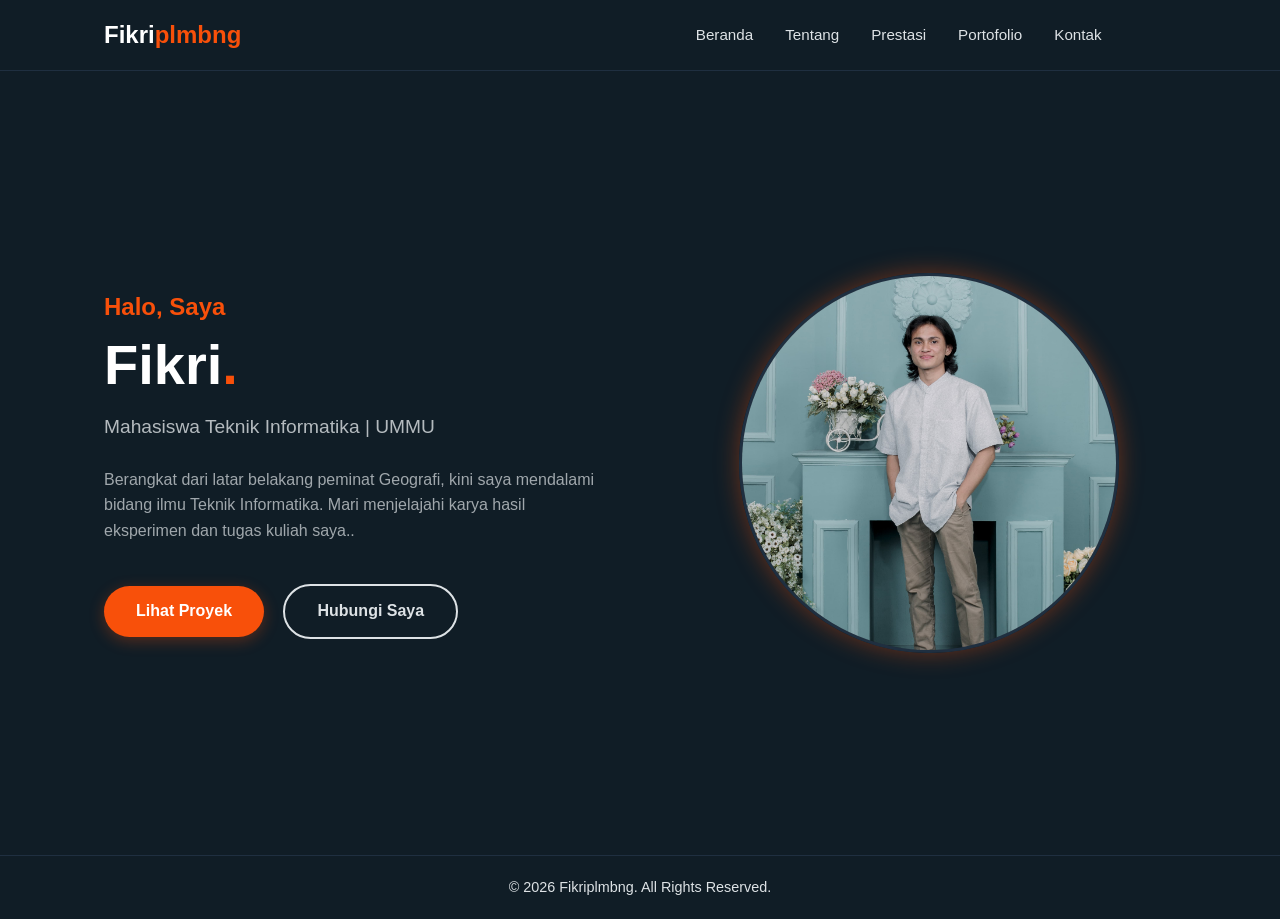
<file: index.html>
<!DOCTYPE html>
<html lang="id">
  <head>
    <meta charset="UTF-8" >
    <meta name="viewport" content="width=device-width, initial-scale=1.0">
    <title>Beranda - Fikriplmbng</title>
    <link rel="stylesheet" href="css/style.css">
  </head>
  <body>
    <header>
      <nav>
        <div class="logo">Fikri<span>plmbng</span></div>
        <ul class="nav-links">
          <li><a href="index.html">Beranda</a></li>
          <li><a href="about.html">Tentang</a></li>
          <li><a href="prestasi.html">Prestasi</a></li>
          <li><a href="portfolio.html">Portofolio</a></li>
          <li><a href="contact.html">Kontak</a></li>
        </ul>
        <div class="burger">
          <div class="line1"></div>
          <div class="line2"></div>
          <div class="line3"></div>
        </div>
      </nav>
    </header>
    <main>
      <section class="hero-split">
        <div class="hero-text">
          <h2>Halo, Saya</h2>
          <h1>Fikri<span>.</span></h1>

          <h3>Mahasiswa Teknik Informatika | UMMU</h3>

          <p>
            Berangkat dari latar belakang peminat Geografi, kini saya mendalami
            bidang ilmu Teknik Informatika. Mari menjelajahi karya hasil
            eksperimen dan tugas kuliah saya..
          </p>

          <div class="cta-group">
            <a href="portfolio.html" class="btn">Lihat Proyek</a>
            <a href="contact.html" class="btn btn-outline">Hubungi Saya</a>
          </div>
        </div>

        <div class="hero-image-container">
          <img src="img/me.jpg" alt="Foto Profil" class="hero-img" />
        </div>
      </section>
    </main>
    <footer>
      <p>&copy; 2026 Fikriplmbng. All Rights Reserved.</p>
    </footer>

    <script src="js/script.js"></script>
  </body>
</html>
</file>
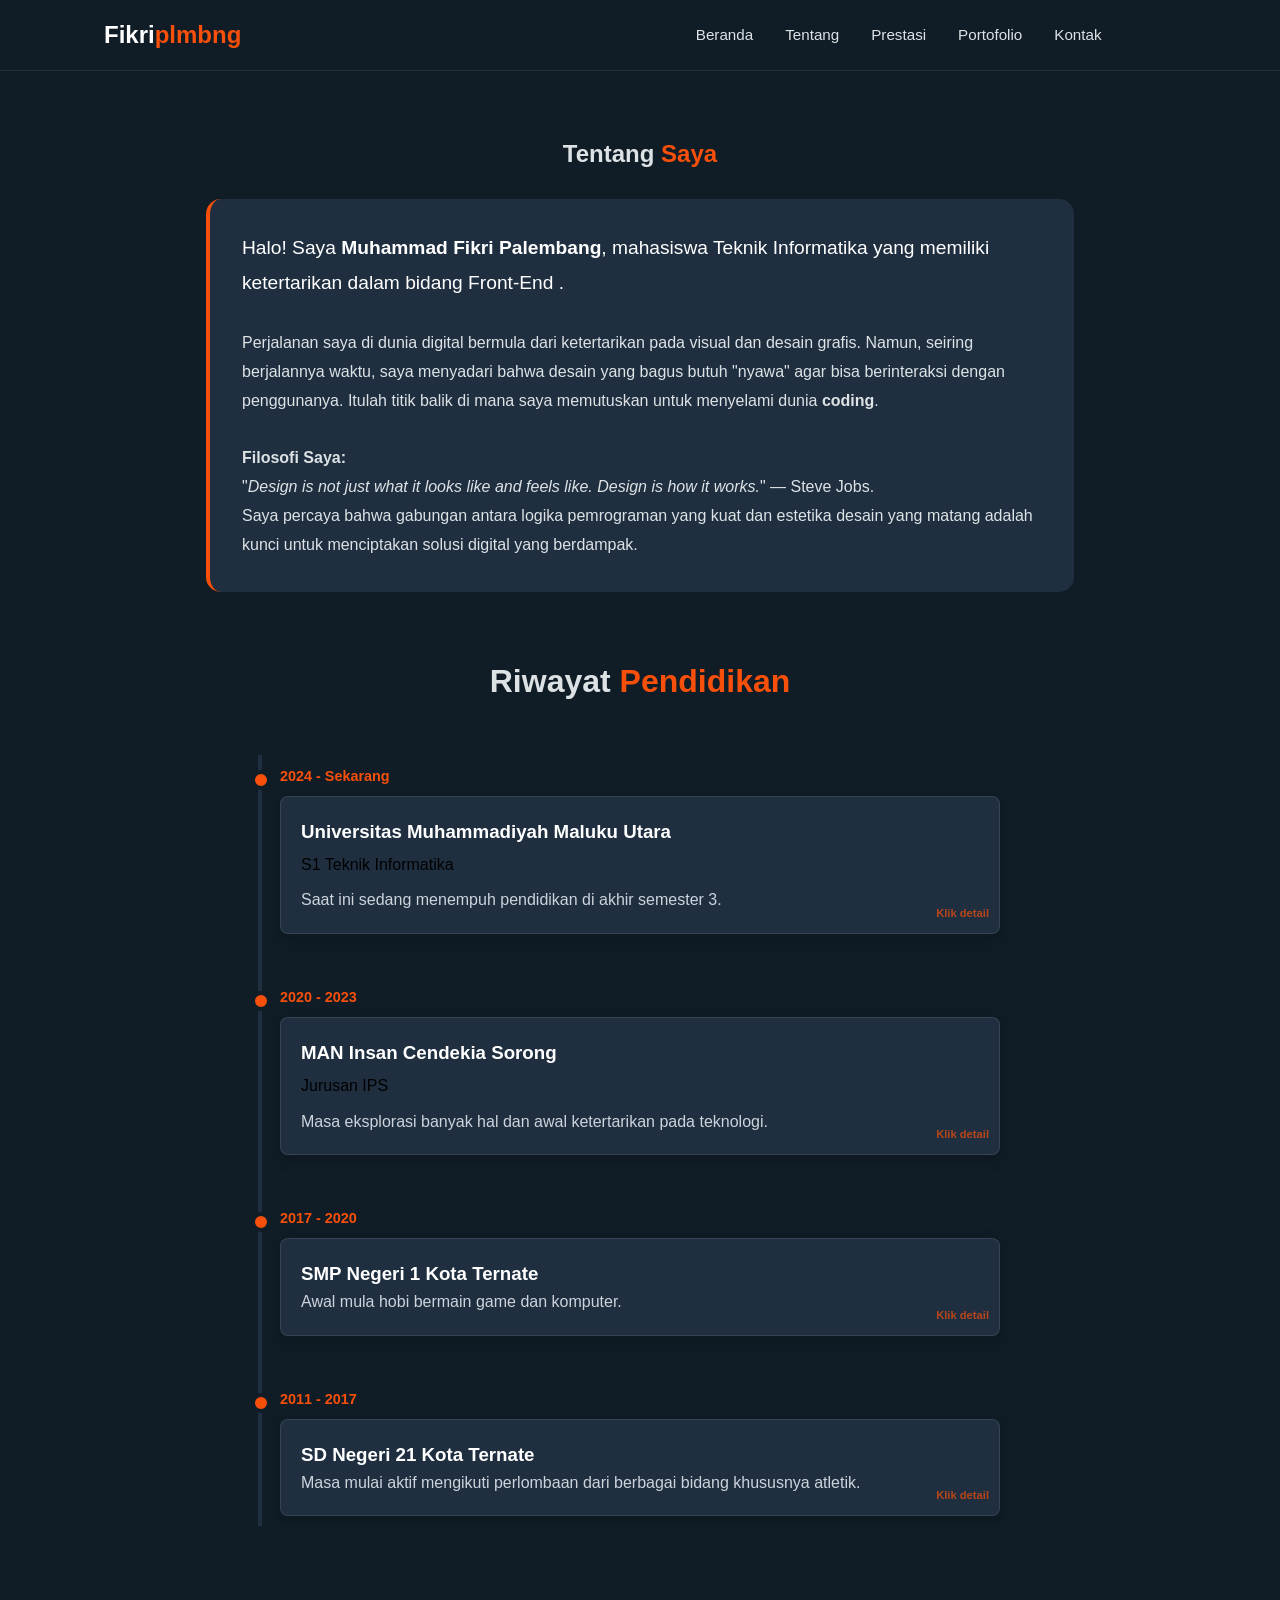
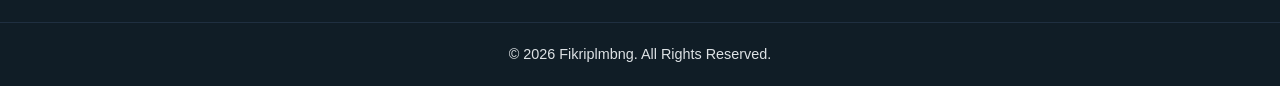
<file: about.html>
<!DOCTYPE html>
<html lang="id">
<head>
    <meta charset="UTF-8">
    <meta name="viewport" content="width=device-width, initial-scale=1.0">
    <title>Tentang - Fikriplmbng</title>
    <link rel="stylesheet" href="css/style.css">
</head>
<body>
    <header>
        <nav>
            <div class="logo">Fikri<span>plmbng</span></div>
                <ul class="nav-links">
                    <li><a href="index.html">Beranda</a></li>
                    <li><a href="about.html">Tentang</a></li>
                    <li><a href="prestasi.html">Prestasi</a></li> 
                    <li><a href="portfolio.html">Portofolio</a></li>
                    <li><a href="contact.html">Kontak</a></li>
                </ul>
            <div class="burger">
                <div class="line1"></div>
                <div class="line2"></div>
                <div class="line3"></div>
            </div>
        </nav>
    </header>

<main>
    <section class="about-section">
        <div class="about-intro">
            <h1>Tentang <span style="color:var(--orange-pop)">Saya</span></h1><br>
            <div class="about-content">
                <article>
                    <p class="lead">
                        Halo! Saya <strong>Muhammad Fikri Palembang</strong>, mahasiswa Teknik Informatika yang 
                        memiliki ketertarikan dalam bidang Front-End .
                    </p>
                    <br>
                    <p>
                        Perjalanan saya di dunia digital bermula dari ketertarikan pada visual dan desain grafis. 
                        Namun, seiring berjalannya waktu, saya menyadari bahwa desain yang bagus butuh "nyawa" 
                        agar bisa berinteraksi dengan penggunanya. 
                        Itulah titik balik di mana saya memutuskan untuk menyelami dunia <strong>coding</strong>.
                    </p>
                    <br>
                    <p>
                        <strong>Filosofi Saya:</strong><br>
                        "<em>Design is not just what it looks like and feels like. Design is how it works.</em>" — Steve Jobs.
                        <br>
                        Saya percaya bahwa gabungan antara logika pemrograman yang kuat dan estetika desain yang 
                        matang adalah kunci untuk menciptakan solusi digital yang berdampak.
                    </p>
                </article>
            </div>
        </div>

        <div class="education-section">
            <h2>Riwayat <span style="color:var(--orange-pop)">Pendidikan</span></h2>  
        <div class="timeline">
            <div class="timeline-item clickable-item">
                <div class="timeline-dot"></div>
                <div class="timeline-date">2024 - Sekarang</div>
                <div class="timeline-content">
                    <h3>Universitas Muhammadiyah Maluku Utara</h3>
                    <h4>S1 Teknik Informatika</h4>
                    <p>Saat ini sedang menempuh pendidikan di akhir semester 3.</p>

                    <div class="detail-content" style="display: none;">
                        <h3>S1 Teknik Informatika (UMMU)</h3>

                        <p><strong>Status:</strong> Mahasiswa Aktif Semester 3 Akhir</p>
                        <br>
                        <p>Di semester ini, saya mulai mendalami Front-End dengan mengikuti course tambahan, 
                            disamping itu saya juga bekerja sebagai seorang Freelancer dalam membuat soal tryou utbk</p>
                        <br>
                        <p><strong>Mata Kuliah Favorit:</strong> Desain Web, Pemrograman Berorientasi Objek, dan Basis Data.</p><br>

                        <h3 class="gap-year">Cerita Gap-Year</h3>
                        <p>Pada masa gap-year, saya sempat menghadapi fase di dalam zona nyaman yang membuat saya
                            merasa jalan di tempat dan tidak memiliki kemajuan. Setelah keluar dari zona nyaman, saya 
                            mulai kembali berusaha untuk membangun semua dari awal, mulai dari mengasah skill yang menarik 
                            bagi saya seperti mendalami <strong>Musik</strong> yang dimulai dari belajar bermain gitar dan kemudian
                            melangkah ke mempelajari musik secara keseluruhan.  
                        </p><br>
                        <p>
                            Kemudian di masa ini juga saya mulai kembali lagi mengulik hal terkait Programming bermodalkan Youtube dan
                            sempat mengikuti beberapa course dari berbagai platform seperti Dicoding dan freeCodeCamp, saat itu juga 
                            saya masih harus belajar SNBT untuk persiapan tes masuk Perguruan Tinggi. Singkatnya saya gagal di tes SNBT, dan
                            kemudian lanjut pada tes Mandiri dari berbagai Kampus Negeri maupun Swasta, dan saat itu saya lulus di 3 Kampus 
                            dengan Program Studi yang berbeda yaitu : 
                        </p><br>
                        <ul>
                            <li>1. Universitas Padjajaran Bandung Prodi S1 Farmasi</li>
                            <li>2. UIN Sunan Kalijaga Yogyakarta Prodi S1 Psikologi</li>
                            <li>3. Universitas Muhammadiyah Maluku Utara Prodi S1 Teknik Informatika</li>
                        </ul>
                    </div>
                </div>
            </div>

            <div class="timeline-item clickable-item">
                <div class="timeline-dot"></div>
                <div class="timeline-date">2020 - 2023</div>
                <div class="timeline-content">
                    <h3>MAN Insan Cendekia Sorong</h3>
                    <h4>Jurusan IPS</h4>
                    <p>Masa eksplorasi banyak hal dan awal ketertarikan pada teknologi.</p>

                    <div class="detail-content" style="display: none;">
                        <h3>MAN Insan Cendekia Sorong</h3>
                        <p><strong>Fokus Studi:</strong> Ilmu Pengetahuan Sosial (IPS)</p>
                        <br>
                        <p>Selama di MAN IC, saya belajar banyak eksplor tentang banyak. Semua itu dimulai sejak 
                            saya tertarik dengan pelajaran Geografi dan aktif berpartisipasi dalam kompetisi sains Geografi
                            dan Kebumian. Meskipun jurusan IPS, saya sering menghabiskan waktu di lab komputer untuk 
                            mempelajari bagaimana kondisi Geografis yang ada di luar, dikarenakan saya jarang menggunakan 
                            handphone maka lab komputer menjadi tempat nongkrong saya untuk belajar serta mendapatkan 
                            informasi yang ada di luar 
                        </p><br>
                        <p>
                            Berbeda pada saat masih di lingkungan asrama MAN IC, setelah lulus saya memilih untuk gap-year selama
                            1 tahun dan dari situlah semua terasa berbeda. Mulai dari merasa semua prestasi yang didapatkan
                            seakan sia-sia, hingga sempat merasa semua prestasi yang sudah dicapai seperti tidak ada artinya dan
                            minder dengan teman seangkatan yang sudah mulai melanjutkan kuliah 
                        </p>
                    </div>
                </div>
            </div>

            <div class="timeline-item clickable-item">
                <div class="timeline-dot"></div>
                <div class="timeline-date">2017 - 2020</div>
                <div class="timeline-content">
                    <h3>SMP Negeri 1 Kota Ternate</h3>
                    <p>Awal mula hobi bermain game dan komputer.</p>

                    <div class="detail-content" style="display: none;">
                        <h3>SMP Negeri 1 Kota Ternate</h3>
                        <p>Di masa ini, ketertarikan saya hanya sebatas bermain game warnet. Namun, rasa penasaran 
                            "bagaimana game ini dibuat" mulai muncul saat kelas 9. Selain dari hobi bermain game, di masa
                            saya pernah meraih prestasi di bidang Agama seperti :
                        </p><br>
                        <ul>
                            <li>Juara 1 Lomba Hafiz Qur'an Kategori B</li>
                            <li>Juara 3 Lomba Hafiz Qur'an 1 Juz tingkat Kota</li>
                        </ul>
                    </div>
                </div>
            </div>
            <div class="timeline-item clickable-item">
                <div class="timeline-dot"></div>
                <div class="timeline-date">2011 - 2017</div>
                <div class="timeline-content">
                    <h3>SD Negeri 21 Kota Ternate</h3>
                    <p>Masa mulai aktif mengikuti perlombaan dari berbagai bidang khususnya atletik.</p>

                    <div class="detail-content" style="display: none;">
                        <h3>SD Negeri 21 Kota Ternate</h3>
                        <p>
                            Di masa ini juga saya sempat mengalami penurunan saat masih kelas 1-3
                             dengan tidak ada prestasi (saat itu masih di sekolah SD Negeri 9 Kota Ternate),
                            tapi itu berbeda ketika saya pindah sekolah pada kelas 3 semester 2, mulai masuk peringkat 3 besar 
                            dan mengikuti beberapa lomba
                        </p><br>
                        <p>Pada masa ini saya mulai sering ikut berpartisipasi untuk membawa nama sekolah 
                            dalam berbagai lomba, mulai dari :</p>
                        <ul>
                            <li>1. Catur</li>
                            <li>2. Atletik Lari Sprint</li>
                            <li>3. Atletik Renang</li>
                        </ul>
                    </div>
                </div>
            </div>

        </div>

        <div id="textModal" class="modal">
            <div class="modal-content text-modal-content">
                <span class="close-text">&times;</span>
                <div id="modalBody"></div>
            </div>
        </div>
    </section>
</main>

    <footer>
        <p>&copy; 2026 Fikriplmbng. All Rights Reserved.</p>
    </footer>

    <script src="js/script.js"></script>
</body>
</html>
</file>
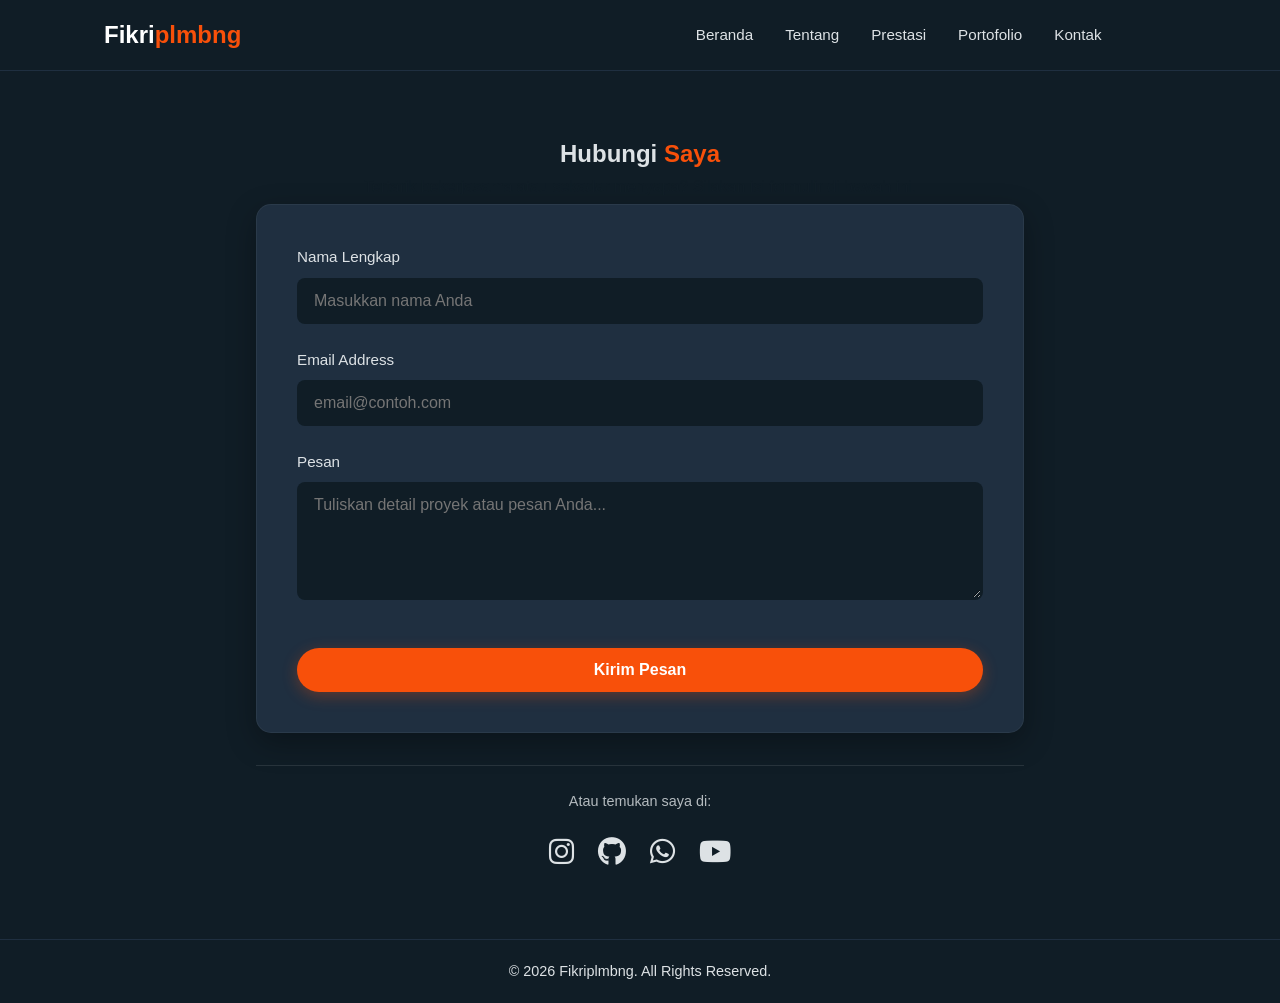
<file: contact.html>
<!DOCTYPE html>
<html lang="id">
<head>
    <meta charset="UTF-8">
    <meta name="viewport" content="width=device-width, initial-scale=1.0">
    <title>Kontak - Fikriplmbng</title>
    <link rel="stylesheet" href="css/style.css">
    <link rel="stylesheet" href="https://cdnjs.cloudflare.com/ajax/libs/font-awesome/6.5.1/css/all.min.css">
</head>
<body>
    <header>
        <nav>
            <div class="logo">Fikri<span>plmbng</span></div>                
                <ul class="nav-links">
                    <li><a href="index.html">Beranda</a></li>
                    <li><a href="about.html">Tentang</a></li>
                    <li><a href="prestasi.html">Prestasi</a></li> 
                    <li><a href="portfolio.html">Portofolio</a></li>
                    <li><a href="contact.html">Kontak</a></li>
                </ul>
            <div class="burger">
                <div class="line1"></div>
                <div class="line2"></div>
                <div class="line3"></div>
            </div>
        </nav>
    </header>

<main>
    <section class="contact-section">
        <div class="contact-header">
            <h1>Hubungi <span>Saya</span></h1>
            <p>Tertarik bekerjasama atau sekadar menyapa? Silakan isi formulir di bawah ini.</p>
        </div>
        
        <div class="contact-wrapper">
            <form id="contactForm">
                <div class="form-group">
                    <label for="name">Nama Lengkap</label>
                    <input type="text" id="name" placeholder="Masukkan nama Anda">
                    <small class="error-msg">Pesan error akan muncul di sini</small>
                </div>
                
                <div class="form-group">
                    <label for="email">Email Address</label>
                    <input type="email" id="email" placeholder="email@contoh.com">
                    <small class="error-msg"></small>
                </div>
                
                <div class="form-group">
                    <label for="message">Pesan</label>
                    <textarea id="message" rows="5" placeholder="Tuliskan detail proyek atau pesan Anda..."></textarea>
                    <small class="error-msg"></small>
                </div>
                
                <button type="submit" class="btn btn-block">Kirim Pesan</button>
            </form>
        </div>
            <div class="social-section">
                <p>Atau temukan saya di:</p>
                <div class="social-icons">
                    <a href="https://instagram.com/fikriplmbng" target="_blank" title="Instagram">
                        <i class="fab fa-instagram"></i>
                    </a>
                    <!-- <a href="https://linkedin.com/in/muhammad-fikri-palembang-32b856258/a" target="_blank" title="LinkedIn">
                        <i class="fab fa-linkedin"></i>
                    </a> -->
                    <a href="https://github.com/Fikriplmbng" target="_blank" title="GitHub">
                        <i class="fab fa-github"></i>
                    </a>
                    <a href="https://wa.me/6282197865567" target="_blank" title="WhatsApp">
                        <i class="fab fa-whatsapp"></i>
                    </a>
                    <a href="https://youtube.com/@fikriplmbng" target="_blank" title="WhatsApp">
                        <i class="fab fa-youtube"></i>
                    </a>
                </div>
            </div>
            </div>
        </section>
</main>
    <footer>
        <p>&copy; 2026 Fikriplmbng. All Rights Reserved.</p>
    </footer>

    <script src="js/script.js"></script>
</body>

</html>
</file>
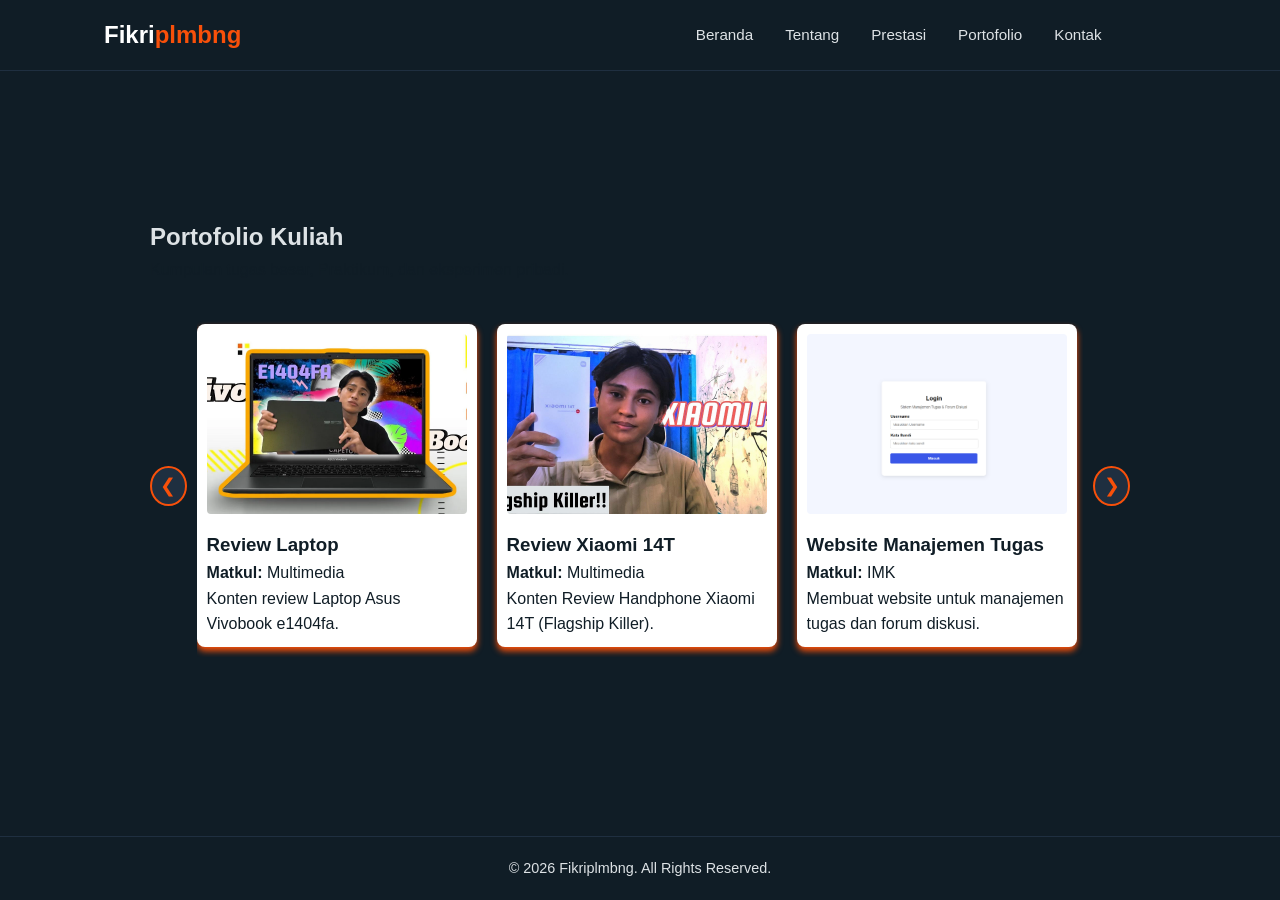
<file: portfolio.html>
<!DOCTYPE html>
<html lang="id">
<head>
    <meta charset="UTF-8">
    <meta name="viewport" content="width=device-width, initial-scale=1.0">
    <title>Portfolio - Fikriplmbng</title>
    <link rel="stylesheet" href="css/style.css">
</head>
<body>
    <header>
        <nav>
            <div class="logo">Fikri<span>plmbng</span></div>
                <ul class="nav-links">
                    <li><a href="index.html">Beranda</a></li>
                    <li><a href="about.html">Tentang</a></li>
                    <li><a href="prestasi.html">Prestasi</a></li> 
                    <li><a href="portfolio.html">Portofolio</a></li>
                    <li><a href="contact.html">Kontak</a></li>
                </ul>
            <div class="burger">
                <div class="line1"></div>
                <div class="line2"></div>
                <div class="line3"></div>
            </div>
        </nav>
    </header>
    <main>
    <section>
        <h1>Portofolio <span>Kuliah</span></h1>
        <p>Kumpulan tugas besar, Praktikum, dan eksperimen pribadi.</p>

        <div class="carousel-container">
            
            <button id="prevBtn" class="nav-btn">❮</button>

            <div class="carousel-viewport">
                <div class="carousel-track">
                    
                    <div class="card carousel-card">
                        <img src="img/laptop.webp" alt="Review Asus Vivobook e1404fa" class="cert-img">
                        <h3>Review Laptop</h3>
                        <p><strong>Matkul:</strong> Multimedia</p>
                        <p>Konten review Laptop Asus Vivobook e1404fa.</p>
                    </div>

                    <div class="card carousel-card">
                        <img src="img/xiaomi.jpg" alt="Review Xiaomi 14T" class="cert-img">
                        <h3>Review Xiaomi 14T</h3>
                        <p><strong>Matkul:</strong> Multimedia</p>
                        <p>Konten Review Handphone Xiaomi 14T (Flagship Killer).</p>
                    </div>

                    <!-- <div class="card carousel-card">
                        <img src="img/web.png" alt="Website Portofolio" class="cert-img">
                        <h3>Web Portfolio</h3>
                        <p><strong>Matkul:</strong> Desain Web</p>
                        <p>Membuat website bertema portfolio pribadi menggunakan teknologi HTML5, CSS3, dan JS.</p>
                    </div> -->

                    <div class="card carousel-card">
                        <img src="img/imk.png" alt="Website Sistem Manajemen Tugas" class="cert-img">
                        <h3>Website Manajemen Tugas</h3>
                        <p><strong>Matkul:</strong> IMK</p>
                        <p>Membuat website untuk manajemen tugas dan forum diskusi.</p>
                    </div>

                    <!-- <div class="card carousel-card">
                        <img src="img/game.png" alt="Game Guess The Number" class="cert-img">
                        <h3>Game Sederhana Java</h3>
                        <p><strong>Matkul:</strong> PBO</p>
                        <p>Game tebak angka berbasis CLI menggunakan konsep OOP Java sebagai syarat lulus sertifikasi.</p>
                    </div> -->

                    <!-- <div class="card carousel-card">
                        <img src="img/Jurnal.png" alt="Publikasi Jurnal "  class="cert-img">
                        <h3>Jurnal</h3>
                        <p><strong>Tahun:</strong> 2025 </p>
                        <p>Pembuatan jurnal terkait Perancangan dan Implementasi Website Manajemen Tugas Mahasiswa Dengan Prinsip IMK</p>
                    </div> -->

                    <div class="card carousel-card">
                        <img src="img/Lebaran.jpg" alt="Desain Grafis with Photoshop tema Idul Fitri" class="cert-img">
                        <h3>Banner Design Idul Fitri</h3>
                        <p><strong>Matku:</strong> Multimedia</p>
                        <p>Projek editing dengan photosop dengan tema idul fitri</p>
                    </div>

                    <div class="card carousel-card">
                        <img src="img/Ramadhan.jpg" alt="Desain Grafis with affinity tema Ramadhan" class="cert-img">
                        <h3>Banner Design Ramadhan</h3>
                        <p><strong>Matku:</strong> Multimedia</p>
                        <p>Projek editing dengan affinity dengan tema menyambut ramadhan</p>
                    </div>

                </div>
            </div>
            <button id="nextBtn" class="nav-btn">❯</button>
        </div>
           <div id="imageModal" class="modal">
                <span class="close">&times;</span>
                <img class="modal-content" id="imgPreview">
                <div id="caption"></div>
            </div>
    </section>
    </main>
    <footer>
        <p>&copy; 2026 Fikriplmbng. All Rights Reserved.</p>
    </footer>
    <script src="js/script.js"></script>
</body>

</html>
</file>
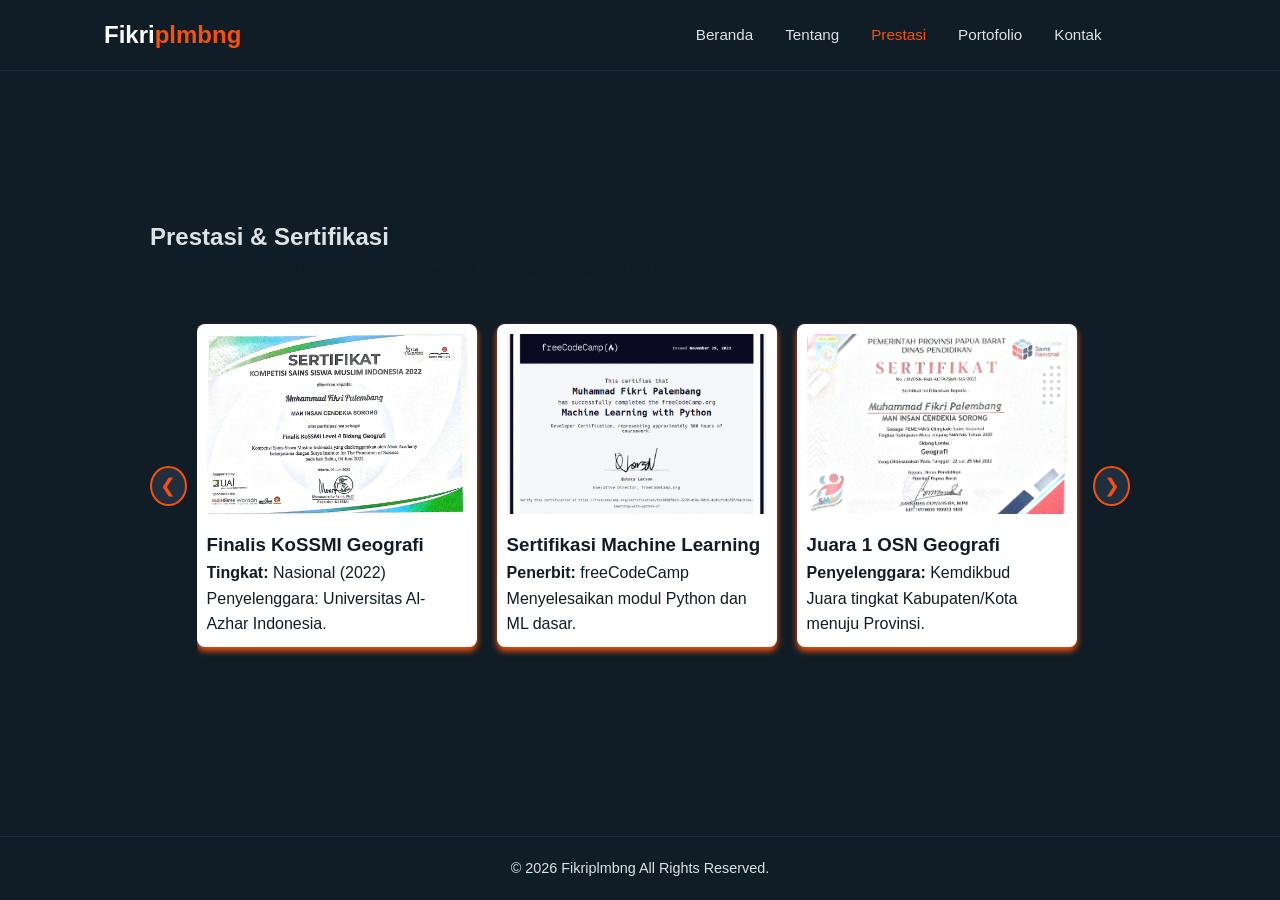
<file: prestasi.html>
<!DOCTYPE html>
<html lang="id">
<head>
    <meta charset="UTF-8">
    <meta name="viewport" content="width=device-width, initial-scale=1.0">
    <title>Prestasi - Fikriplmbng</title>
    <link rel="stylesheet" href="css/style.css">
</head>
<body>
    <header>
        <nav>
            <div class="logo">Fikri<span>plmbng</span></div>
            <ul class="nav-links">
                <li><a href="index.html">Beranda</a></li>
                <li><a href="about.html">Tentang</a></li>
                <li><a href="prestasi.html" class="active">Prestasi</a></li>
                <li><a href="portfolio.html">Portofolio</a></li>
                <li><a href="contact.html">Kontak</a></li>
            </ul>
            <div class="burger">
                <div class="line1"></div><div class="line2"></div><div class="line3"></div>
            </div>
        </nav>
    </header>

    <main>
        <section>
            <h1>Prestasi & <span>Sertifikasi</span></h1>
            <p>Jejak langkah saya dalam kompetisi akademik dan pengembangan skill.</p>
            
            <div class="carousel-container">
                <button id="prevBtn" class="nav-btn">❮</button>
                
                <div class="carousel-viewport">
                    <div class="carousel-track">
                        <div class="card carousel-card">
                            <img src="img/KOSSMI_page-0001.jpg" alt="FInalis KoSSMI 2022" class="cert-img">
                            <h3>Finalis KoSSMI Geografi</h3>
                            <p><strong>Tingkat:</strong> Nasional (2022)</p>
                            <p>Penyelenggara: Universitas Al-Azhar Indonesia.</p>
                        </div>

                        <div class="card carousel-card">
                            <img src="img/Machine Learning_page-0001.jpg" alt="Sertifikat Course Machine Learning" class="cert-img">
                            <h3>Sertifikasi Machine Learning</h3>
                            <p><strong>Penerbit:</strong> freeCodeCamp</p>
                            <p>Menyelesaikan modul Python dan ML dasar.</p>
                        </div>

                        <div class="card carousel-card">
                            <img src="img/KSN_page-0001.jpg" alt="Sertifikat KSN Geografi 2022" class="cert-img">
                            <h3>Juara 1 OSN Geografi</h3>
                            <p><strong>Penyelenggara:</strong> Kemdikbud</p>
                            <p>Juara tingkat Kabupaten/Kota menuju Provinsi.</p>
                        </div>

                        <div class="card carousel-card">
                            <img src="img/KSM_page-0001.jpg" alt="Sertifikat KSM Geografi " class="cert-img">
                            <h3>Juara Kompetisi Sains</h3>
                            <p><strong>Periode:</strong> 2022</p>
                            <p>Kompetisi Sains Madrasah bidang Geografi Terintegrasi.</p>
                        </div>

                        <div class="card carousel-card">
                            <img src="img/java.png" alt="Sertifikat Start with Java" class="cert-img">
                            <h3>Start with Java</h3>
                            <p><strong>Periode:</strong> 2022</p>
                            <p>Awal mula mengikuti course dari Dicoding.com.</p>
                        </div>

                        <div class="card carousel-card">
                            <img src="img/dasar mp.png" alt="Sertifikat Dasar Manajemen Proyek " class="cert-img">
                            <h3>Dasar Manajemen Proyek</h3>
                            <p><strong>Periode:</strong> 2024</p>
                            <p>Akar dari terbentuknya beberapa proyek yang saya buat.</p>
                        </div>
                    </div>
                </div>

                <button id="nextBtn" class="nav-btn">❯</button>
            </div>

            <div id="imageModal" class="modal">
                <span class="close">&times;</span>
                <img class="modal-content" id="imgPreview">
                <div id="caption"></div>
            </div>
        </section>        
    </main>
    <footer>
        <p>&copy; 2026 Fikriplmbng All Rights Reserved.</p>
    </footer>
    <script src="js/script.js"></script>
</body>
</html>
</file>
<file: css/style.css>
:root {
  --navy-dark: #101d26; 
  --navy-light: #1f2f40; 
  --orange-pop: #f8500a; 
  --grey-light: #dde2e5; 
  --white: #ffffff; 
  --transition: all 0.3s ease;
}
* {
  margin: 0;
  padding: 0;
  box-sizing: border-box;
  font-family: "Segoe UI", Tahoma, Geneva, Verdana, sans-serif;
}
body {
  background-color: var(--navy-dark); 
  color: var(--grey-light); 
  line-height: 1.6;
  display: flex;
  flex-direction: column;
  min-height: 100vh;
}

header {
  background-color: var(--navy-dark);
  padding: 1rem 0;
  position: sticky;
  top: 0;
  z-index: 1000;
  border-bottom: 0.1px solid var(--navy-light);
}
nav {
  display: flex;
  justify-content: space-between;
  align-items: center;
  padding: 0 5%;
  max-width: 1200px;
  margin: 0 auto;
}
.logo {
  font-size: 1.5rem;
  font-weight: bold;
  color: var(--white);
}
.logo span {
  color: var(--orange-pop);
}
.nav-links {
  display: flex;
  list-style: none;
  gap: 2rem;
  margin-left: 380px;
}
.nav-links a {
  text-decoration: none;
  color: var(--grey-light);
  font-weight: 500;
  transition: var(--transition);
  font-size: 0.95rem;
}
.nav-links a:hover,
.nav-links a.active {
  color: var(--orange-pop); 
}
/* main hero */
main {
  flex: 1;
  display: flex;
  align-items: center;
  justify-content: center;
  padding: 2rem 5%;
  max-width: 1200px;
  margin: 0 auto;
  width: 100%;
}
.hero-split {
  display: flex;
  align-items: center;
  justify-content: space-between;
  width: 100%;
  gap: 4rem;
  min-height: 80vh;
}
.hero-text {
  flex: 1;
}
.hero-text h2 {
  font-size: 1.5rem;
  font-weight: 700;
  color: var(--orange-pop);
  margin-bottom: 0.5rem;
}
.hero-text h1 {
  font-size: 3.5rem;
  line-height: 1.1;
  color: var(--white);
  margin-bottom: 1rem;
}
.hero-text span {
  color: var(--orange-pop);
}
.hero-text h3 {
  font-size: 1.2rem;
  color: var(--grey-light);
  font-weight: 400;
  margin-bottom: 1.5rem;
  opacity: 0.8;
}
.hero-text p {
  margin-bottom: 2.5rem;
  max-width: 500px;
  color: var(--grey-light);
  opacity: 0.7;
}
/* Kanan Hero */
.hero-image-container {
  flex: 1;
  display: flex;
  justify-content: center;
  position: relative;
  margin-left: 20px;
}
.hero-img {
  width: 380px;
  height: 380px;
  object-fit: cover;
  border-radius: 50%;
  border: 3px solid var(--navy-light);
  box-shadow: 0 0 25px rgba(248, 80, 10, 0.4),
    inset 0 0 20px rgba(248, 80, 10, 0.2);
  transition: var(--transition);
}
.hero-img:hover {
  transform: scale(1.02);
  border-color: var(--orange-pop);
  box-shadow: 0 0 40px rgba(248, 80, 10, 0.6), 0 0 80px rgba(248, 80, 10, 0.3);
}

/* Button*/
.btn {
  display: inline-block;
  background: var(--orange-pop); 
  color: var(--white);
  padding: 0.8rem 2rem;
  text-decoration: none;
  border-radius: 50px;
  font-weight: 600;
  transition: var(--transition);
  box-shadow: 0 4px 15px rgba(248, 80, 10, 0.3);
}
.btn:hover {
  background: #d64005; 
  transform: translateY(-3px);
  box-shadow: 0 8px 20px rgba(248, 80, 10, 0.5);
}
.btn-outline {
  background: transparent;
  border: 2px solid var(--grey-light);
  color: var(--grey-light);
  box-shadow: none;
  margin-left: 15px;
}
.btn-outline:hover {
  background: var(--white);
  color: var(--navy-dark);
  border-color: var(--white);
}

footer {
  color: var(--grey-light);
  text-align: center;
  padding: 20px;
  background: var(--navy-dark);
  border-top: 1px solid var(--navy-light);
  font-size: 0.9rem;
}
footer p {
  color: #dde2e5;
}

@media screen and (max-width: 968px) {
  .hero-split {
    flex-direction: column-reverse;
    text-align: center;
    gap: 3rem;
    padding-top: 2rem;
  }
  .hero-text p {
    margin: 0 auto 2rem auto;
  }
  .hero-img {
    width: 280px;
    height: 280px;
  }
  .hero-text h1 {
    font-size: 2.5rem;
  }
  .nav-links {
    display: none;
  }
  .nav-links-mobile {
    display: flex !important;
    position: absolute;
    right: 0;
    top: 60px;
    height: 90vh;
    background-color: var(--navy-light);
    flex-direction: column;
    align-items: center;
    width: 50%;
    transform: translateX(0%);
    transition: transform 0.5s ease-in;
    box-shadow: -2px 0 5px rgba(0, 0, 0, 0.5);
  }
  .burger {
    display: block;
    cursor: pointer;
  }
  .burger div {
    width: 25px;
    height: 3px;
    background-color: var(--white);
    margin: 5px;
    transition: var(--transition);
  }
}

@media screen and (max-width: 968px) {
  .nav-links {
    position: fixed;
    right: 0;
    height: 90vh;
    top: 0;
    background-color: var(--navy-dark);
    display: flex;
    flex-direction: column;
    align-items: center;
    justify-content: center;
    width: 40%;
    transform: translateX(100%); 
    transition: transform 0.4s ease-in-out;
    z-index: 998;
    margin-left: 0 !important; 
    padding-top: 60px;
    box-shadow: -5px 0 15px rgba(0, 0, 0, 0.5);
  }

  .nav-links.nav-active {
    transform: translateX(0%);
  }

  .nav-links li {
    margin: 1.5rem 0;
    opacity: 0; 
    opacity: 1;
  }

  .burger {
    display: block;
    cursor: pointer;
    z-index: 999;
  }

  .burger div {
    width: 25px;
    height: 3px;
    background-color: var(--white);
    margin: 5px;
    transition: all 0.3s ease;
  }

  .toggle .line1 {
    transform: rotate(-45deg) translate(-5px, 6px);
  }
  .toggle .line2 {
    opacity: 0;
  }
  .toggle .line3 {
    transform: rotate(45deg) translate(-5px, -6px);
  }
}

/* Grid System */
.grid-container {
  display: grid;
  grid-template-columns: repeat(auto-fit, minmax(280px, 1fr));
  gap: 2rem;
  margin-top: 2rem;
}
.card {
  background: var(--white);
  padding: 1.5rem;
  border-radius: 8px;
  box-shadow: 0 4px 6px var(--orange-pop);
  border-top: 4px solid var(--primary-color);
}
.card h3,
p {
  color: #101d26;
}

.card:hover {
  transform: translateY(-5px);
  box-shadow: 0 10px 10px var(--orange-pop);
}

.cert-img {
  width: 100%;
  height: 180px;
  object-fit: cover;
  border-radius: 4px;
  margin-bottom: 1rem;
}

.carousel-container {
  position: relative;
  width: 100%;
  max-width: 980px; /* Penting */
  margin: 2rem auto;
  display: flex;
  align-items: center;
  justify-content: center;
}

.carousel-viewport {
  width: 100%;
  overflow: hidden;
  padding: 10px 0;
}

.carousel-track {
  display: flex;
  gap: 20px;
  transition: transform 0.9s ease-in-out;
  width: 890px;
}

.carousel-card {
  padding: 10px;
  min-width: 280px;
  max-width: 280px;
  flex-shrink: 0;
}

.nav-btn {
  background-color: var(--navy-light);
  color: var(--orange-pop);
  border: 2px solid var(--orange-pop);
  width: 40px;
  height: 40px;
  border-radius: 50%;
  font-size: 1.2rem;
  cursor: pointer;
  z-index: 10;
  transition: var(--transition);
  display: flex;
  align-items: center;
  justify-content: center;
}

.nav-btn:hover {
  background-color: var(--orange-pop);
  color: var(--white);
  transform: scale(1.1);
}

#prevBtn {
  margin-right: 10px;
}
#nextBtn {
  margin-left: 10px;
}

/* Popup IMG */
.modal {
  display: none;
  position: fixed;
  z-index: 9999;
  padding-top: 50px;
  left: 0;
  top: 0;
  width: 100%;
  height: 100%;
  overflow: auto;
  background-color: rgba(0, 0, 0, 0.9);
}

.modal-content {
  margin-right: 200px;
  display: block;
  width: 60%;
  max-width: 700px;
  border-radius: 8px;
  border: 2px solid var(--orange-pop);
}

#caption {
  margin: 5px;
  display: block;
  width: 80%;
  max-width: 700px;
  text-align: center;
  color: #ccc;
  padding: 10px 0;
  height: 150px;
}

.close {
  position: absolute;
  top: 15px;
  right: 35px;
  color: #f1f1f1;
  font-size: 40px;
  font-weight: bold;
  transition: 0.3s;
  cursor: pointer;
}

.close:hover,
.close:focus {
  color: var(--orange-pop);
  text-decoration: none;
  cursor: pointer;
}
/* Animasi zoom */
.modal-content,
#caption {
  animation-name: zoom;
  animation-duration: 0.6s;
}

@keyframes zoom {
  from {
    transform: scale(0);
  }
  to {
    transform: scale(1);
  }
}

article p {
  color: #dde2e5;
}

.contact-section {
  width: 100%;
  max-width: 800px;
  margin: 0 auto;
  padding: 2rem 1rem;
}

.contact-header {
  text-align: center;
  margin-bottom: 5px;
}

.contact-header h1 span {
  color: var(--orange-pop);
}

.contact-wrapper {
  background-color: var(--navy-light);
  padding: 2.5rem;
  border-radius: 15px;
  box-shadow: 0 10px 30px rgba(0, 0, 0, 0.3);
  border: 1px solid rgba(255, 255, 255, 0.05);
}

.form-group {
  margin-bottom: 1.5rem;
  position: relative;
}

.form-group label {
  display: block;
  margin-bottom: 0.5rem;
  font-size: 0.95rem;
  color: var(--grey-light);
  font-weight: 500;
}

.form-group input,
.form-group textarea {
  width: 100%;
  padding: 12px 15px;
  background-color: var(--navy-dark);
  border: 2px solid transparent;
  border-radius: 8px;
  color: var(--white);
  font-size: 1rem;
  transition: var(--transition);
  outline: none;
}

.form-group input:focus,
.form-group textarea:focus {
  border-color: var(--orange-pop);
  box-shadow: 0 0 10px rgba(248, 80, 10, 0.2);
  background-color: #0d1820;
}

.error-msg {
  color: #ff4d4d;
  font-size: 0.8rem;
  margin-top: 5px;
  display: none;
}

.btn-block {
  width: 100%;
  margin-top: 1rem;
  cursor: pointer;
  border: none;
  font-size: 1rem;
}

@media screen and (max-width: 600px) {
  .contact-wrapper {
    padding: 1.5rem;
  }

  .contact-header h1 {
    font-size: 2rem;
  }
}

.social-section {
  margin-top: 2rem;
  padding-top: 1.5rem;
  border-top: 1px solid rgba(255, 255, 255, 0.1);
  text-align: center;
}

.social-section p {
  margin-bottom: 1rem;
  font-size: 0.9rem;
  color: var(--grey-light);
  opacity: 0.8;
}

.social-icons {
  display: flex;
  justify-content: center;
  gap: 1.5rem;
}

.social-icons a {
  color: var(--grey-light);
  font-size: 1.8rem;
  transition: var(--transition);
  display: inline-block;
}

.social-icons a:hover {
  color: var(--orange-pop);
  transform: translateY(-5px);
}

.carousel-card {
  display: flex;
  flex-direction: column;
  justify-content: flex-start;
  box-sizing: border-box;
}

.carousel-card p {
  overflow: hidden;
  text-overflow: ellipsis;
}

.about-section {
  max-width: 900px;
  margin: 0 auto;
  padding: 2rem 1rem;
}

.about-intro {
  text-align: center;
  margin-bottom: 4rem;
}

.about-intro .lead {
  font-size: 1.2rem;
  color: var(--white);
  font-weight: 500;
}

.about-intro article {
  text-align: left;
  background: var(--navy-light);
  padding: 2rem;
  border-radius: 15px;
  border-left: 4px solid var(--orange-pop);
  line-height: 1.8;
}

.education-section h2 {
  text-align: center;
  margin-bottom: 3rem;
  font-size: 2rem;
}

.timeline {
  position: relative;
  max-width: 800px;
  margin: 0 auto;
}

.timeline::after {
  content: "";
  position: absolute;
  width: 4px;
  background-color: var(--navy-light);
  top: 0;
  bottom: 0;
  left: 20px;
  margin-left: -2px;
}

.timeline-item {
  padding: 10px 40px;
  position: relative;
  background-color: inherit;
  width: 100%;
  margin-bottom: 2rem;
}

.timeline-dot {
  position: absolute;
  width: 20px;
  height: 20px;
  right: -10px;
  background-color: var(--orange-pop);
  border: 4px solid var(--navy-dark);
  top: 15px;
  border-radius: 50%;
  z-index: 1;
  left: 11px;
}

.timeline-date {
  font-weight: bold;
  color: var(--orange-pop);
  margin-bottom: 0.5rem;
  font-size: 0.9rem;
}

.timeline-content {
  padding: 20px;
  background-color: var(--navy-light);
  position: relative;
  border-radius: 8px;
  box-shadow: 0 4px 15px rgba(0, 0, 0, 0.2);
  transition: var(--transition);
}

.timeline-content:hover {
  transform: translateX(10px);
  border-left: 2px solid var(--orange-pop);
}

.timeline-content {
  background-color: var(--navy-light);
  border: 1px solid rgba(255, 255, 255, 0.1);
}

.timeline-content h3 {
  color: var(--white) !important;
  font-weight: 600;
}

.timeline-content h4 {
  color: #000000 !important;
  font-weight: 500;
  margin-top: 5px;
  margin-bottom: 10px;
  font-size: 1rem;
}

.timeline-content p {
  color: #e0e6ed !important;
  opacity: 0.9;
  line-height: 1.6;
}

.clickable-item .timeline-content::after {
  color: var(--orange-pop);
  font-weight: bold;
}

@media screen and (max-width: 600px) {
  .timeline::after {
    left: 20px;
  }

  .timeline-item {
    padding-left: 50px;
    padding-right: 0;
  }

  .timeline-dot {
    left: 11px;
  }
}

.clickable-item .timeline-content {
  cursor: pointer;
  position: relative;
}

.clickable-item .timeline-content::after {
  content: "Klik detail";
  position: absolute;
  bottom: 10px;
  right: 10px;
  font-size: 0.7rem;
  color: var(--orange-pop);
  opacity: 0.7;
}

.clickable-item .timeline-content:hover {
  background-color: #253646;
  transform: scale(1.02);
}

.text-modal-content {
  background-color: var(--navy-light);
  color: var(--grey-light);
  padding: 2rem;
  width: 90%;
  max-width: 600px;
  border-left: 5px solid var(--orange-pop);
  border-radius: 8px;
  margin: 10vh auto;
  position: relative;
  max-height: 80vh;
  overflow-y: auto;
}

.close-text {
  position: absolute;
  top: 10px;
  right: 20px;
  color: var(--grey-light);
  font-size: 30px;
  font-weight: bold;
  cursor: pointer;
  transition: 0.3s;
}

.close-text:hover {
  color: var(--orange-pop);
}

#modalBody h3 {
  color: var(--orange-pop);
  border-bottom: 1px solid rgba(255, 255, 255, 0.1);
  padding-bottom: 10px;
  margin-bottom: 15px;
}

#modalBody {
  color: var(--grey-light);
}

#modalBody p,
#modalBody ul,
#modalBody li {
  color: #e0e6ed !important;
  line-height: 1.6;
  text-align: justify;
  list-style-type: none;
}

#modalBody h3 {
  color: var(--orange-pop) !important;
  margin-top: 0;
  padding-bottom: 10px;
  border-bottom: 1px solid rgba(255, 255, 255, 0.1);
}

#modalBody strong {
  color: #ffffff !important;
}

.text-modal-content {
  background-color: var(--navy-light) !important;
  border: 1px solid var(--orange-pop);
  box-shadow: 0 0 20px rgba(0, 0, 0, 0.5);
}
@media screen and (max-width: 768px) {
  h1 {
    text-align: center;
  }
  .carousel-container {
    width: 100%;
    margin: 0;
    padding: 0;
  }

  .carousel-viewport {
    width: 40%;
    overflow: hidden;
  }

  .carousel-track {
    display: flex;
    gap: 20px; /* Tetap 0*/
    width: 100%;
  }

  .carousel-card {
    min-width: 100%;
    width: 100%;
  }

  .nav-btn {
    position: absolute;
    top: 50%;
    transform: translateY(-50%);
    background-color: var(--navy-light);
    color: var(--orange-pop);
    border: 2px solid var(--orange-pop);
    border-radius: 50%;
    width: 40px;
    height: 40px;
    cursor: pointer;
    z-index: 10;
    font-size: 1.2rem;
    transition: 0.3s;
    display: flex;
    align-items: center;
    justify-content: center;
  }
  #prevBtn {
    left: 115px;
  }
  #nextBtn {
    right: 115px;
  }

  .cert-img {
    width: 100%;
    height: auto;
    min-height: 200px;
    object-fit: contain;
    margin-bottom: 1rem;
    background-color: #f0f0f0;
  }
}
</file>
